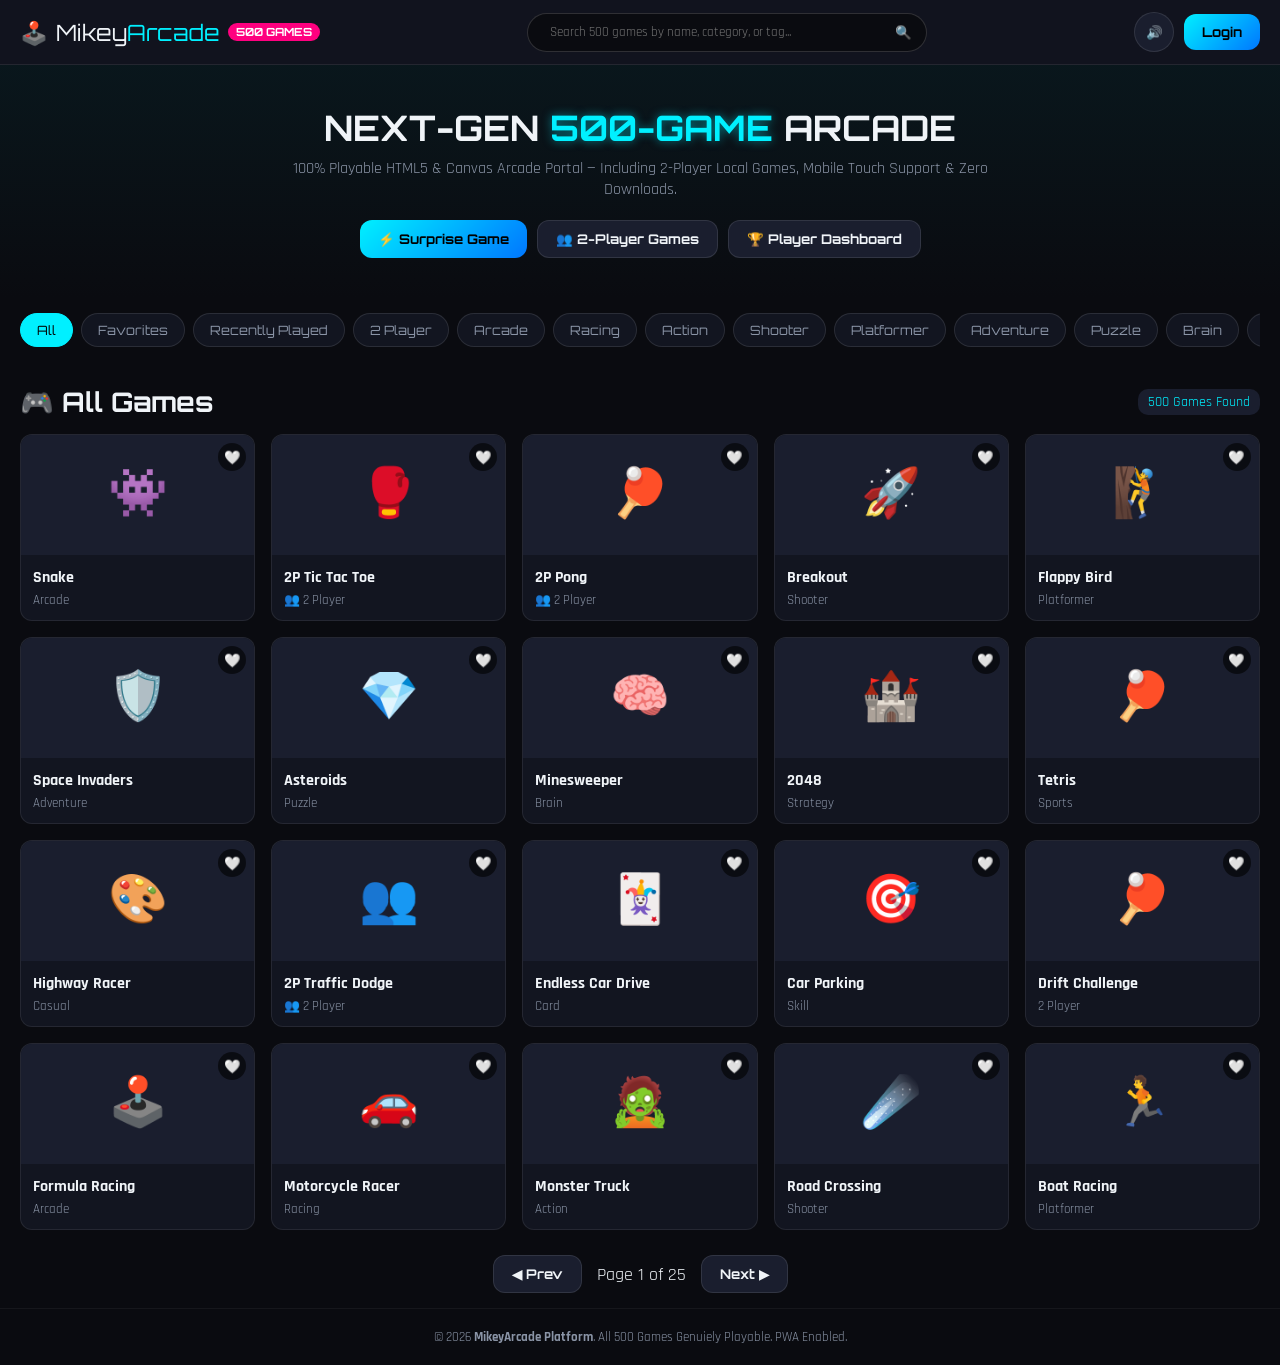
<file: MIkey Arcade/index.HTML>
<!DOCTYPE html>
<html lang="en">
<head>
  <meta charset="UTF-8">
  <meta name="viewport" content="width=device-width, initial-scale=1.0, maximum-scale=1.0, user-scalable=no">
  <title>MikeyArcade - 500 Playable Games Platform</title>
  <link rel="manifest" href="manifest.json">
  <link rel="stylesheet" href="style.css">
  <link href="https://fonts.googleapis.com/css2?family=Orbitron:wght@500;700;900&family=Rajdhani:wght@600;700&display=swap" rel="stylesheet">
</head>
<body>

  <!-- Top Navigation Bar -->
  <nav class="navbar">
    <div class="nav-container">
      <div class="brand" id="brand-home">
        <span class="logo-icon">🕹️</span>
        <span class="logo-text">Mikey<span class="highlight">Arcade</span></span>
        <span class="badge-500">500 GAMES</span>
      </div>
      
      <div class="search-bar-nav">
        <input type="text" id="nav-search-input" placeholder="Search 500 games by name, category, or tag...">
        <button id="nav-search-btn">🔍</button>
      </div>

      <div class="nav-right">
        <button class="icon-btn" id="sound-toggle-btn" title="Toggle Audio">🔊</button>
        <button class="btn btn-secondary" id="pwa-install-btn" style="display:none;">📲 Install App</button>
        <div class="user-widget" id="user-nav-widget"></div>
        <button class="hamburger" id="hamburger-btn">
          <span></span><span></span><span></span>
        </button>
      </div>
    </div>
    
    <!-- Mobile Navigation Drawer -->
    <div class="mobile-drawer" id="mobile-drawer">
      <div class="mobile-search">
        <input type="text" id="mobile-search-input" placeholder="Search 500 games...">
      </div>
      <div class="mobile-menu-links" id="mobile-cat-links"></div>
    </div>
  </nav>

  <!-- Main Arcade Portal View -->
  <main class="main-content" id="portal-view">
    
    <!-- Hero Banner -->
    <section class="hero-section">
      <div class="hero-content">
        <h1 class="hero-title">NEXT-GEN <span class="neon-text">500-GAME</span> ARCADE</h1>
        <p class="hero-subtitle">100% Playable HTML5 & Canvas Arcade Portal — Including 2-Player Local Games, Mobile Touch Support & Zero Downloads.</p>
        <div class="hero-actions">
          <button class="btn btn-primary" id="hero-random-btn">⚡ Surprise Game</button>
          <button class="btn btn-secondary" id="hero-2p-btn">👥 2-Player Games</button>
          <button class="btn btn-secondary" id="hero-profile-btn">🏆 Player Dashboard</button>
        </div>
      </div>
    </section>

    <!-- Filter & Categories Bar -->
    <section class="controls-section">
      <div class="categories-scroll" id="categories-bar"></div>
    </section>

    <!-- Recently Played Row -->
    <section class="section-container" id="recent-section" style="display: none;">
      <h2 class="section-title">⏱️ Recently Played</h2>
      <div class="games-grid" id="recent-games-grid"></div>
    </section>

    <!-- Main Games Catalog Grid -->
    <section class="section-container">
      <div class="section-header">
        <h2 class="section-title" id="catalog-title">🎮 All Games</h2>
        <span class="game-count-badge" id="game-count">500 Games</span>
      </div>
      <div class="games-grid" id="main-games-grid"></div>
      
      <!-- Pagination / Dynamic Scroll Controls -->
      <div class="pagination-container" id="pagination-controls">
        <button class="btn btn-secondary" id="prev-page-btn">◀ Prev</button>
        <span id="page-indicator">Page 1 of 25</span>
        <button class="btn btn-secondary" id="next-page-btn">Next ▶</button>
      </div>
    </section>
  </main>

  <!-- Game Play View Modal -->
  <section class="game-play-view" id="game-play-view" style="display: none;">
    <div class="game-view-header">
      <button class="btn btn-secondary" id="back-to-portal-btn">⬅️ Back to Games</button>
      <div class="game-header-title-box">
        <h2 class="playing-game-title" id="game-play-title">Game Title</h2>
        <span class="game-header-cat" id="game-play-cat">Arcade</span>
      </div>
      <div class="game-header-actions">
        <button class="icon-btn" id="game-fav-toggle" title="Favorite">🤍</button>
        <button class="icon-btn" id="game-fullscreen-btn" title="Fullscreen">⛶</button>
      </div>
    </div>

    <div class="game-container-wrapper">
      <div class="game-canvas-container" id="canvas-wrapper">
        <canvas id="arcade-canvas" width="800" height="600"></canvas>

        <!-- Dynamic Game Overlays -->
        <div class="game-overlay" id="start-overlay">
          <h1 id="overlay-title">READY TO PLAY?</h1>
          <p id="overlay-instructions">Loading game configuration...</p>
          <p class="ctrl-mode-indicator" id="overlay-controls-hint">P1: WASD / Touch Pad | P2: Arrow Keys / Touch Buttons</p>
          <button class="btn btn-primary btn-large" id="start-game-btn">▶ START GAME</button>
        </div>

        <div class="game-overlay" id="pause-overlay" style="display: none;">
          <h1>PAUSED</h1>
          <button class="btn btn-primary" id="resume-game-btn">▶ Resume</button>
          <button class="btn btn-secondary" id="restart-pause-btn">🔄 Restart</button>
        </div>

        <div class="game-overlay" id="gameover-overlay" style="display: none;">
          <h1 class="text-danger" id="gameover-title">GAME OVER</h1>
          <div class="final-score-box">
            <span>Score: <strong id="final-score">0</strong></span> | 
            <span>High Score: <strong id="final-highscore">0</strong></span>
          </div>
          <button class="btn btn-primary btn-large" id="restart-game-btn">🔄 Play Again</button>
        </div>
      </div>

      <!-- Controls & Stats Side Panel -->
      <div class="game-sidebar">
        <div class="stat-card">
          <div class="stat-label">SCORE / STATUS</div>
          <div class="stat-value" id="hud-score">0</div>
        </div>
        <div class="stat-card">
          <div class="stat-label">HIGH SCORE</div>
          <div class="stat-value" id="hud-highscore">0</div>
        </div>

        <div class="game-controls-card">
          <h3>🎮 Instructions & Controls</h3>
          <p id="game-controls-text">Loading...</p>
        </div>

        <div class="game-action-buttons">
          <button class="btn btn-secondary" id="hud-pause-btn">⏸️ Pause</button>
          <button class="btn btn-secondary" id="hud-restart-btn">🔄 Restart</button>
        </div>
      </div>
    </div>

    <!-- Dual Virtual Touch Pad for Mobile Devices (Supports 2-Player local touch) -->
    <div class="virtual-touch-pad" id="virtual-touch-pad">
      <!-- Player 1 Touch Controls -->
      <div class="p1-touch-group">
        <span class="touch-label">P1 CONTROLS</span>
        <div class="dpad">
          <button class="vbtn dpad-up" id="vbtn-p1-up">▲</button>
          <button class="vbtn dpad-left" id="vbtn-p1-left">◀</button>
          <button class="vbtn dpad-right" id="vbtn-p1-right">▶</button>
          <button class="vbtn dpad-down" id="vbtn-p1-down">▼</button>
        </div>
        <div class="action-buttons">
          <button class="vbtn action-btn-a" id="vbtn-p1-a">A</button>
        </div>
      </div>

      <!-- Player 2 Touch Controls (Activated in 2-Player modes) -->
      <div class="p2-touch-group" id="p2-touch-container" style="display:none;">
        <span class="touch-label">P2 CONTROLS</span>
        <div class="dpad">
          <button class="vbtn dpad-up" id="vbtn-p2-up">W</button>
          <button class="vbtn dpad-left" id="vbtn-p2-left">A</button>
          <button class="vbtn dpad-right" id="vbtn-p2-right">D</button>
          <button class="vbtn dpad-down" id="vbtn-p2-down">S</button>
        </div>
        <div class="action-buttons">
          <button class="vbtn action-btn-b" id="vbtn-p2-a">B</button>
        </div>
      </div>
    </div>
  </section>

  <!-- Player Dashboard / Profile Modal -->
  <div class="modal-backdrop" id="profile-modal" style="display: none;">
    <div class="modal-card wide-modal">
      <button class="modal-close" id="close-profile-modal">&times;</button>
      <h2 class="section-title">🏆 Player Dashboard</h2>
      <div class="profile-grid">
        <div class="stat-card"><div class="stat-label">USER</div><div class="stat-value" id="profile-user-name">Guest</div></div>
        <div class="stat-card"><div class="stat-label">GAMES PLAYED</div><div class="stat-value" id="profile-total-played">0</div></div>
        <div class="stat-card"><div class="stat-label">FAVORITES</div><div class="stat-value" id="profile-total-favs">0</div></div>
        <div class="stat-card"><div class="stat-label">2P MATCHES</div><div class="stat-value" id="profile-2p-matches">0</div></div>
      </div>
      <h3 style="margin-top:20px;">⭐ Favorite Games</h3>
      <div class="games-grid mini-grid" id="profile-favs-grid"></div>
    </div>
  </div>

  <!-- Login/Auth Modal -->
  <div class="modal-backdrop" id="auth-modal" style="display: none;">
    <div class="modal-card">
      <button class="modal-close" id="close-auth-modal">&times;</button>
      <div class="auth-tabs">
        <button class="auth-tab active" id="tab-login">Login</button>
        <button class="auth-tab" id="tab-signup">Sign Up</button>
      </div>

      <form id="login-form" class="auth-form">
        <div class="form-group"><label>Username</label><input type="text" id="login-user" required placeholder="Enter username"></div>
        <div class="form-group"><label>Password</label><input type="password" id="login-pass" required placeholder="Enter password"></div>
        <button type="submit" class="btn btn-primary full-width">Login</button>
      </form>

      <form id="signup-form" class="auth-form" style="display: none;">
        <div class="form-group"><label>Username</label><input type="text" id="signup-user" required placeholder="Choose username"></div>
        <div class="form-group"><label>Password</label><input type="password" id="signup-pass" required placeholder="Create password"></div>
        <button type="submit" class="btn btn-primary full-width">Create Account</button>
      </form>
    </div>
  </div>

  <!-- Footer -->
  <footer class="footer">
    <div class="footer-container">
      <p>&copy; 2026 <strong>MikeyArcade Platform</strong>. All 500 Games Genuiely Playable. PWA Enabled.</p>
    </div>
  </footer>

  <script src="script.js"></script>
</body>
</html>
</file>
<file: MIkey Arcade/style.css>
:root {
  --bg-dark: #0a0b10;
  --bg-card: #121520;
  --bg-elevated: #1a1e2e;
  --neon-cyan: #00f0ff;
  --neon-magenta: #ff007f;
  --neon-green: #00ff66;
  --neon-yellow: #ffdd00;
  --text-main: #f0f4f8;
  --text-muted: #8a94a6;
  --font-heading: 'Orbitron', sans-serif;
  --font-body: 'Rajdhani', sans-serif;
  --radius: 12px;
  --transition: all 0.2s ease-in-out;
}

* { box-sizing: border-box; margin: 0; padding: 0; user-select: none; touch-action: manipulation; }

body {
  background-color: var(--bg-dark);
  color: var(--text-main);
  font-family: var(--font-body);
  font-size: 18px;
  min-height: 100vh;
  display: flex;
  flex-direction: column;
  overflow-x: hidden;
}

/* Typography & Badges */
h1, h2, h3 { font-family: var(--font-heading); }
.neon-text { color: var(--neon-cyan); text-shadow: 0 0 10px rgba(0,240,255,0.5); }
.badge-500 { background: var(--neon-magenta); color: #fff; font-size: 0.7rem; padding: 2px 8px; border-radius: 10px; font-weight: bold; }

/* Buttons & Components */
.btn {
  padding: 10px 18px;
  border-radius: var(--radius);
  border: none;
  font-family: var(--font-heading);
  font-weight: 700;
  cursor: pointer;
  transition: var(--transition);
  display: inline-flex;
  align-items: center;
  justify-content: center;
  gap: 8px;
}
.btn-primary { background: linear-gradient(135deg, var(--neon-cyan), #0077ff); color: #000; }
.btn-primary:hover { transform: translateY(-2px); box-shadow: 0 0 15px rgba(0,240,255,0.5); }
.btn-secondary { background: var(--bg-elevated); color: var(--text-main); border: 1px solid rgba(255,255,255,0.1); }
.btn-secondary:hover { border-color: var(--neon-cyan); color: var(--neon-cyan); }
.btn-large { padding: 14px 28px; font-size: 1.1rem; }
.full-width { width: 100%; }

.icon-btn {
  background: var(--bg-elevated); border: 1px solid rgba(255,255,255,0.1); color: var(--text-main);
  width: 40px; height: 40px; border-radius: 50%; cursor: pointer; display: flex; align-items: center; justify-content: center;
}

/* Navbar */
.navbar { background: rgba(18, 21, 32, 0.95); backdrop-filter: blur(10px); position: sticky; top: 0; z-index: 100; border-bottom: 1px solid rgba(255,255,255,0.08); }
.nav-container { max-width: 1400px; margin: 0 auto; padding: 12px 20px; display: flex; align-items: center; justify-content: space-between; gap: 15px; }
.brand { display: flex; align-items: center; gap: 8px; cursor: pointer; font-size: 1.4rem; font-family: var(--font-heading); }
.brand .highlight { color: var(--neon-cyan); }

.search-bar-nav { display: flex; align-items: center; background: var(--bg-dark); border: 1px solid rgba(255,255,255,0.15); border-radius: 25px; padding: 2px 14px; flex-grow: 1; max-width: 400px; }
.search-bar-nav input { background: none; border: none; outline: none; color: #fff; width: 100%; padding: 8px; font-family: var(--font-body); }
.search-bar-nav button { background: none; border: none; cursor: pointer; }

.nav-right { display: flex; align-items: center; gap: 10px; }
.hamburger { display: none; flex-direction: column; gap: 4px; background: none; border: none; cursor: pointer; }
.hamburger span { width: 22px; height: 3px; background: #fff; border-radius: 2px; }

/* Mobile Drawer */
.mobile-drawer { display: none; flex-direction: column; background: var(--bg-card); padding: 15px; border-bottom: 1px solid rgba(255,255,255,0.1); }
.mobile-menu-links { display: flex; flex-direction: column; gap: 10px; margin-top: 10px; }

/* Hero Section */
.hero-section { background: linear-gradient(180deg, rgba(0,240,255,0.05) 0%, rgba(10,11,16,1) 100%); padding: 40px 20px; text-align: center; }
.hero-title { font-size: 2.2rem; margin-bottom: 8px; }
.hero-subtitle { color: var(--text-muted); font-size: 1rem; max-width: 700px; margin: 0 auto 20px auto; }
.hero-actions { display: flex; justify-content: center; gap: 10px; flex-wrap: wrap; }

/* Categories Scroll */
.controls-section { padding: 15px 20px; max-width: 1400px; margin: 0 auto; }
.categories-scroll { display: flex; gap: 8px; overflow-x: auto; padding-bottom: 8px; }
.cat-chip { background: var(--bg-card); border: 1px solid rgba(255,255,255,0.1); color: var(--text-muted); padding: 8px 16px; border-radius: 20px; white-space: nowrap; cursor: pointer; font-family: var(--font-heading); font-size: 0.8rem; }
.cat-chip.active, .cat-chip:hover { background: var(--neon-cyan); color: #000; border-color: var(--neon-cyan); }

/* Games Catalog Grid */
.section-container { max-width: 1400px; margin: 0 auto; padding: 15px 20px; }
.section-header { display: flex; justify-content: space-between; align-items: center; margin-bottom: 15px; }
.game-count-badge { background: var(--bg-elevated); padding: 4px 10px; border-radius: 10px; font-size: 0.85rem; color: var(--neon-cyan); }

.games-grid { display: grid; grid-template-columns: repeat(auto-fill, minmax(200px, 1fr)); gap: 16px; }
.mini-grid { grid-template-columns: repeat(auto-fill, minmax(140px, 1fr)); }

.game-card { background: var(--bg-card); border: 1px solid rgba(255,255,255,0.08); border-radius: var(--radius); overflow: hidden; cursor: pointer; transition: var(--transition); position: relative; display: flex; flex-direction: column; }
.game-card:hover { transform: translateY(-4px); border-color: var(--neon-cyan); box-shadow: 0 6px 20px rgba(0,240,255,0.2); }
.card-thumb { height: 120px; background: var(--bg-elevated); display: flex; align-items: center; justify-content: center; font-size: 3rem; position: relative; }
.card-body { padding: 12px; display: flex; flex-direction: column; justify-content: space-between; flex-grow: 1; }
.card-title { font-size: 1rem; font-weight: 700; margin-bottom: 4px; }
.card-cat { color: var(--text-muted); font-size: 0.8rem; }
.card-fav-btn { position: absolute; top: 8px; right: 8px; background: rgba(0,0,0,0.6); border: none; color: #fff; border-radius: 50%; width: 28px; height: 28px; cursor: pointer; }

/* Pagination Controls */
.pagination-container { display: flex; justify-content: center; align-items: center; gap: 15px; margin-top: 25px; }

/* Game Play View */
.game-play-view { max-width: 1200px; margin: 0 auto; padding: 15px; width: 100%; display: flex; flex-direction: column; gap: 12px; }
.game-view-header { display: flex; justify-content: space-between; align-items: center; }
.game-container-wrapper { display: grid; grid-template-columns: 1fr 260px; gap: 15px; background: var(--bg-card); padding: 12px; border-radius: var(--radius); border: 1px solid rgba(255,255,255,0.1); }
.game-canvas-container { position: relative; width: 100%; background: #000; border-radius: 8px; overflow: hidden; aspect-ratio: 4 / 3; display: flex; align-items: center; justify-content: center; }
#arcade-canvas { width: 100%; height: 100%; object-fit: contain; }

.game-overlay { position: absolute; inset: 0; background: rgba(10, 11, 16, 0.92); display: flex; flex-direction: column; align-items: center; justify-content: center; gap: 12px; padding: 20px; text-align: center; z-index: 10; }
.game-sidebar { display: flex; flex-direction: column; gap: 12px; }
.stat-card { background: var(--bg-elevated); padding: 12px; border-radius: 8px; text-align: center; }
.stat-label { font-size: 0.75rem; color: var(--text-muted); font-family: var(--font-heading); }
.stat-value { font-size: 1.8rem; font-weight: 900; color: var(--neon-cyan); }
.game-controls-card { background: var(--bg-elevated); padding: 12px; border-radius: 8px; font-size: 0.85rem; line-height: 1.4; }
.game-action-buttons { display: flex; gap: 8px; }
.game-action-buttons button { flex: 1; }

/* Touch Controls Pad for Mobile */
.virtual-touch-pad { display: none; justify-content: space-between; padding: 12px; background: var(--bg-card); border-radius: var(--radius); gap: 10px; }
.p1-touch-group, .p2-touch-group { display: flex; flex-direction: column; gap: 6px; align-items: center; }
.touch-label { font-size: 0.7rem; font-family: var(--font-heading); color: var(--text-muted); }
.dpad { display: grid; grid-template-columns: repeat(3, 42px); grid-template-rows: repeat(3, 42px); gap: 3px; }
.vbtn { background: var(--bg-elevated); border: 1px solid rgba(255,255,255,0.2); color: #fff; border-radius: 6px; font-weight: bold; font-size: 1rem; }
.vbtn:active { background: var(--neon-cyan); color: #000; }
.dpad-up { grid-column: 2; grid-row: 1; }
.dpad-left { grid-column: 1; grid-row: 2; }
.dpad-right { grid-column: 3; grid-row: 2; }
.dpad-down { grid-column: 2; grid-row: 3; }
.action-buttons { display: flex; gap: 8px; align-items: center; }
.action-btn-a, .action-btn-b { width: 50px; height: 50px; border-radius: 50%; background: var(--neon-magenta); }

/* Modals */
.modal-backdrop { position: fixed; inset: 0; background: rgba(0,0,0,0.85); display: flex; align-items: center; justify-content: center; z-index: 1000; backdrop-filter: blur(6px); }
.modal-card { background: var(--bg-card); border: 1px solid var(--neon-cyan); padding: 25px; border-radius: var(--radius); width: 100%; max-width: 420px; position: relative; }
.wide-modal { max-width: 700px; }
.modal-close { position: absolute; top: 10px; right: 15px; background: none; border: none; color: var(--text-muted); font-size: 1.8rem; cursor: pointer; }
.profile-grid { display: grid; grid-template-columns: repeat(2, 1fr); gap: 10px; margin-top: 15px; }

.auth-tabs { display: flex; gap: 10px; margin-bottom: 15px; border-bottom: 1px solid rgba(255,255,255,0.1); }
.auth-tab { background: none; border: none; color: var(--text-muted); padding: 8px; cursor: pointer; font-family: var(--font-heading); flex: 1; }
.auth-tab.active { color: var(--neon-cyan); border-bottom: 2px solid var(--neon-cyan); }
.auth-form { display: flex; flex-direction: column; gap: 12px; }
.form-group { display: flex; flex-direction: column; gap: 4px; font-size: 0.85rem; }
.form-group input { padding: 10px; background: var(--bg-dark); border: 1px solid rgba(255,255,255,0.15); border-radius: 6px; color: #fff; }

/* Responsive Layout */
@media (max-width: 900px) {
  .game-container-wrapper { grid-template-columns: 1fr; }
  .search-bar-nav { display: none; }
  .hamburger { display: flex; }
  .virtual-touch-pad { display: flex; }
}
@media (max-width: 600px) {
  .games-grid { grid-template-columns: repeat(auto-fill, minmax(130px, 1fr)); }
  .card-thumb { height: 90px; font-size: 2.2rem; }
}

.footer { margin-top: auto; padding: 20px; text-align: center; color: var(--text-muted); font-size: 0.8rem; border-top: 1px solid rgba(255,255,255,0.05); }
</file>
